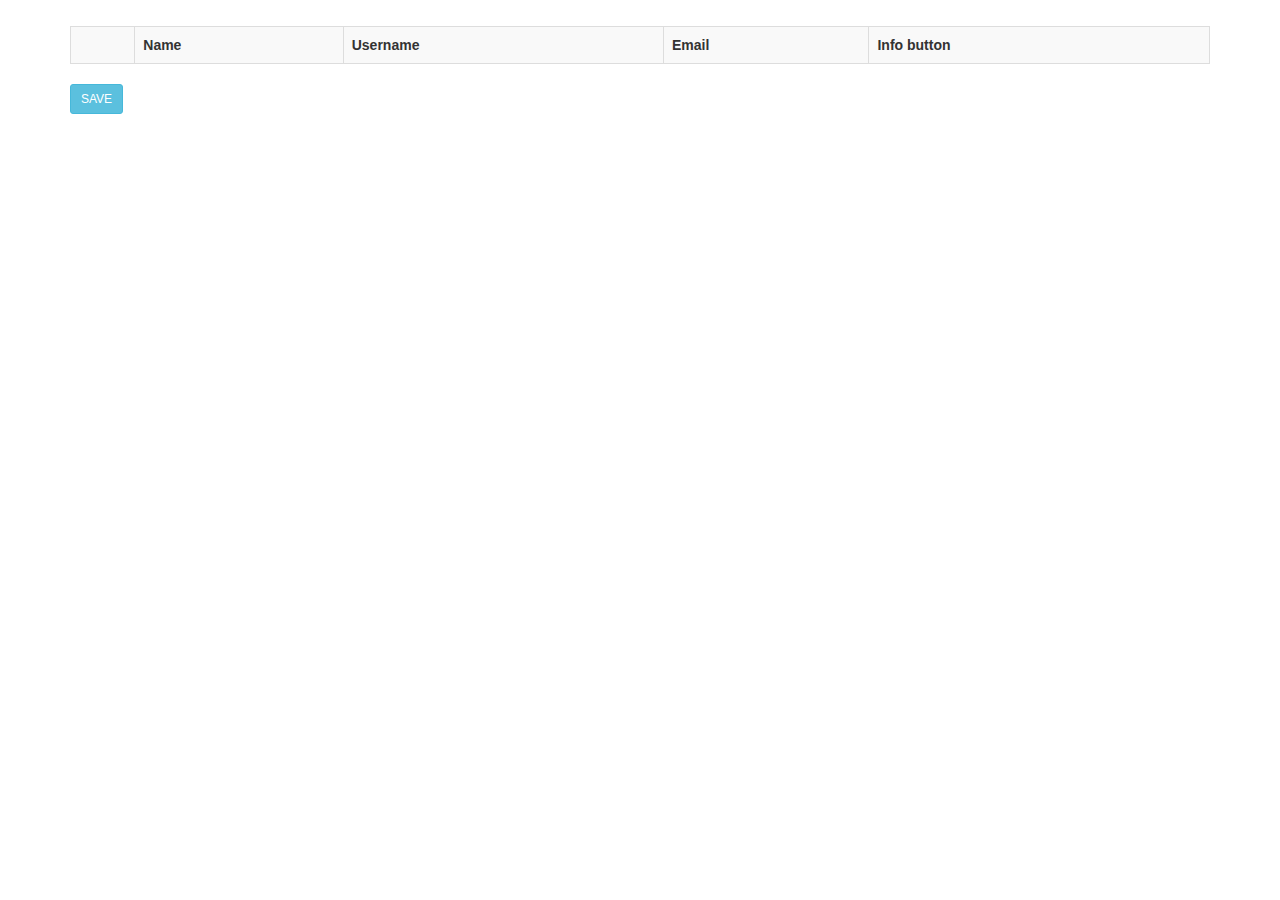
<file: index.html>
<!DOCTYPE html>
<html lang="en" dir="ltr">
  <head>
    <meta charset="utf-8">
    <meta name="viewport" content="width=device-width, initial-scale=1">
    <link rel="stylesheet" href="https://maxcdn.bootstrapcdn.com/bootstrap/3.4.1/css/bootstrap.min.css">
    <script src="https://ajax.googleapis.com/ajax/libs/jquery/3.5.1/jquery.min.js"></script>
    <script src="https://maxcdn.bootstrapcdn.com/bootstrap/3.4.1/js/bootstrap.min.js"></script>
    <style media="screen">
      body{
        margin: 2%;
      }
    </style>
    <title></title>

  </head>
  <body>
    <div class="container">
      <div class="table-responsive">
        <table class="table table-bordered table-striped" id="user_data">
          <tr>
            <!-- <th>check</th> -->
			<th></th>
            <th>Name</th>
            <th>Username</th>
            <th>Email</th>
            <th>Info button</th>
          </tr>
        </table>

      </div>

	  <button type="button" onclick = "onsubmitchecked()"  class="btn btn-info btn-sm">SAVE</button>

	  <div class="modal fade" id="myModal" role="dialog">
    <div class="modal-dialog">

      <!-- Modal content-->
      <div class="modal-content">
        <div class="modal-header">
          <button type="button" class="close" data-dismiss="modal">&times;</button>
          <h4 class="modal-title">Modal Header</h4>
        </div>
        <div class="modal-body">
          Name : <span id = "name"></span> <br>
		  Username : <span id = "username"></span> <br>
		  Email : <span id = "email"></span>

        </div>
        <div class="modal-footer">
          <button type="button" class="btn btn-small" data-dismiss="modal">Close</button>
        </div>
      </div>

    </div>
  </div>

    </div>
  </body>
  <script type="text/javascript">
    $(document).ready(function(){
        $.getJSON("https://jsonplaceholder.typicode.com/users" ,function(data){

          var userData = '';
          $.each(data, function(key, value){
            userData += '<tr>';
            userData += '<td><input class = "cu_id" type = "checkbox" value="'+value.id+'" ></td>';
            userData += '<td>'+value.name+'</td>';
            userData += '<td>'+value.username+'</td>';
            userData += '<td>'+value.email+'</td>';
			      userData += '<td><a value="'+value.id+'" onclick = "addUserDetails('+value.id+')"  data-toggle="modal" data-target="#myModal" >Details</a></td>';
            userData += '</tr>';
          });

          $('#user_data').append(userData);
        });
    });

	function getUserDetails(id){
		var url = "https://jsonplaceholder.typicode.com/users/"+id;
		$.getJSON(url,function(data){
			//var udata = JSON.stringify(data);
			console.log(data);
        });
	}

	function addUserDetails(id){

		var url = "https://jsonplaceholder.typicode.com/users/"+id;
		$.getJSON(url,function(data){
			$("#name").html(data.name);
			$("#username").html(data.username);
			$("#email").html(data.email);


        });

	}

	function onsubmitchecked(){
		$('input.cu_id:checkbox:checked').each(function () {
			var sThisVal = $(this).val();
      console.log(sThisVal);
			userData = getUserDetails(sThisVal);

		});
	}
  </script>
</html>
</file>
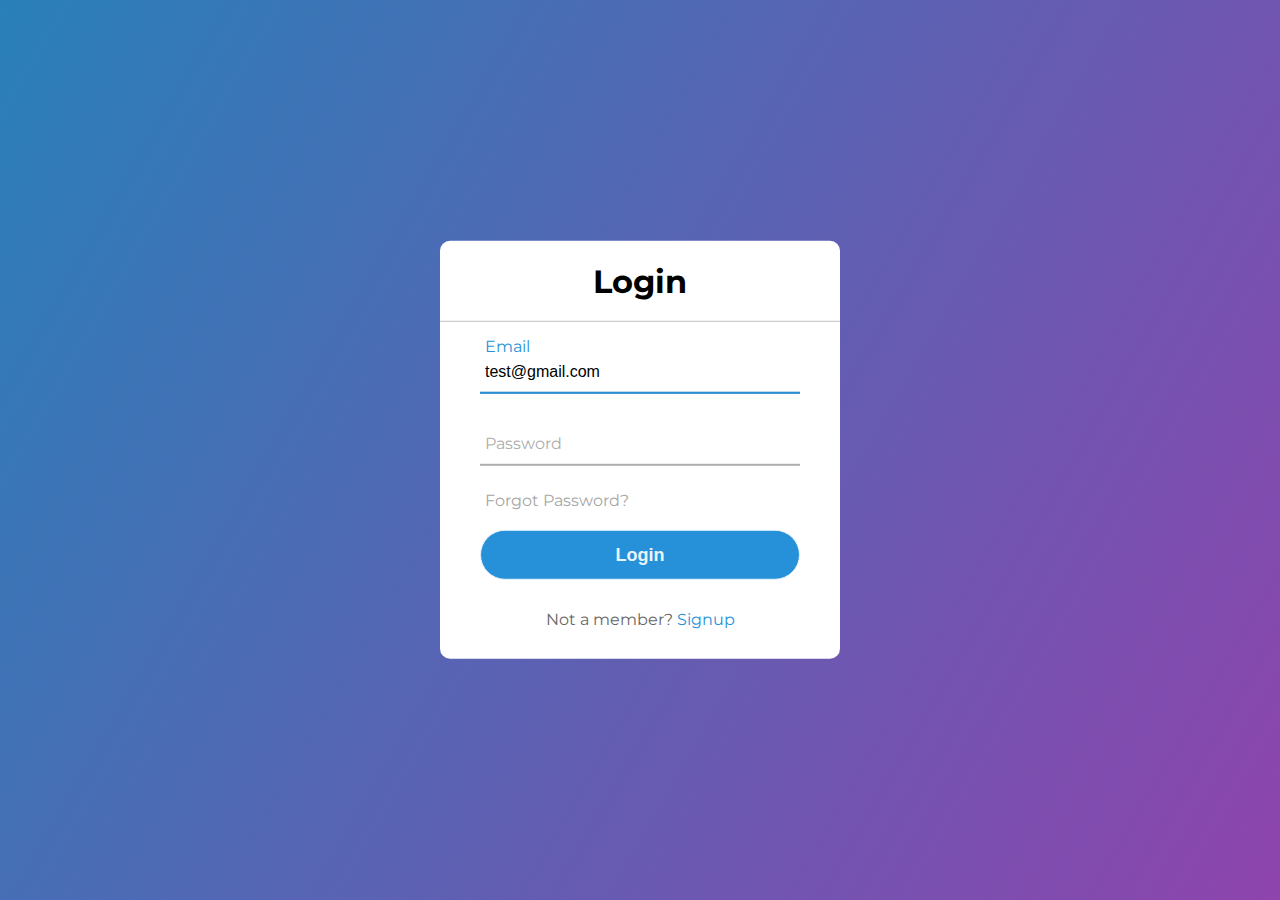
<file: login.html>
<!DOCTYPE html>
<html lang="en" dir="ltr">
  <head>

    <meta charset="utf-8">
    <meta name="viewport" content="width=device-width, initial-scale=1">
    <!-- <link rel="stylesheet" href="https://jqueryvalidation.org/files/demo/site-demos.css"> -->
    <script src="https://code.jquery.com/jquery-1.7.1.min.js"></script>
    <script src="https://ajax.googleapis.com/ajax/libs/jquery/3.5.1/jquery.min.js"></script>
      <!-- <script src="https://cdn.jsdelivr.net/jquery.validation/1.15.0/jquery.validate.min.js"></script> -->
      <!-- <script src="https://cdn.jsdelivr.net/jquery.validation/1.15.0/additional-methods.min.js"></script> -->

    <title>Log in</title>
    <link rel="stylesheet" href="css/style.css">
    <link href="https://fonts.googleapis.com/css2?family=Montserrat:wght@400;500&display=swap" rel="stylesheet">
    <style type="text/css">
      span{
        color: red;
      }
    </style>
  </head>

  <body>
    <div class="center">
    <h1>Login</h1>
    <form id="myform" action ="javascript:void(0)">
        <div class="txt_field">
        <input name="email" id="email" type="email" value="test@gmail.com" required>
        <span id="emailerror"></span>
        <label>Email</label>
       </div>
       <div class="txt_field">
       <input name="password" id="password" min="1" max="6" type="password" required>
       <span id="passworderror"></span>
       <label>Password</label>
           <!-- <span>Enter a password of at least 6 characters</span> -->
        </div>
        <div class="pass">Forgot Password?</div>
        <button type="submit" id="Save">Login</button>
        <div class="signup_link">
        <p>Not a member? <a href="#">Signup</a></p>
        </div>
        </form>
        </div>

<!-- integrate api -->
<script>
// $(document).ready(function () {
//   $("#myform").validate({
//     rules: {
//       'password': {
//         minlength: 6
//       }
//     }
//   });
// });
function showerror(err = ""){
  if(err){
    alert(err);
  }else{
    alert("user not found");
  }

}
  function sendrequest(email,pass){
      var arr = {email:email,password:pass};

                 $.ajax({
                    type: 'POST',
                    url:  "https://wanderer-server.herokuapp.com/api/users/login",
                    data: JSON.stringify(arr),
                    contentType:'application/json; charset=utf-8',
                    dataType:"json",
                    async: false,
                    success: function(val) {
                    //console.log(val);
                      if(typeof val.token !== 'undefined'){
                        window.location = "welcome.html";
                      }else{
                        showerror();
                      }
                    },
                    error: function(error) {
                      console.log(error);
                      if(typeof error.responseText !== 'undefined'){
                        showerror(error.responseText);
                      }else if(typeof error.statusText !== 'undefined'){
                        showerror(error.statusText);
                      }
                      else {
                        showerror()
                      }


                    }
                });
        }

   $("#Save").click(function () {
    var em = $("#email").val();
    var pass = $("#password").val();

    if(!em){
      $('#emailerror').html('Email required');
      return false;
    }else if(!pass){
      $('#passworderror').html('Please enter at least 6 characters.');
      return false;
    }else{
      sendrequest(em,pass);
    }

   });

    </script>
  </body>
</html>
</file>
<file: css/style.css>
body {
    margin:0;
    padding:0;
    font-family: 'Montserrat', sans-serif;
    background: linear-gradient(120deg, #2980b9, #8e44ad);
    height: 100vh;
    overflow: hidden;
}
.center {
    position:absolute;
    top:50%;
    left: 50%;
    transform: translate(-50%, -50%);
    width:400px;
    background:white;
    border-radius: 10px;
}

.center h1 {
    text-align: center;
    padding: 0 0 20px 0;
    border-bottom: 1px solid silver;
}

.center form {
    padding: 0 40px;
    box-sizing: border-box;
}

form .txt_field {
    position:relative;
    border-bottom: 2px solid #adadad;
    margin: 30px 0;
}

form .txt_field input{
    width:100%;
    padding: 0 5px;
    height:40px;
    font-size: 16px;
    border:none;
    background:none;
    outline:none;
}

.txt_field label{
    position:absolute;
    top:50%;
    left:5px;
    color: #adadad;
    transform: translateY(-50%);
    font-size:16px;
    pointer-events: none;
    transition: .5s;
}

.txt_field span::before{
    content:'';
    position:absolute;
    top: 40px;
    left:0;
    width:0%;
    height:2px;
    background: #2691d9;
    transition: .5s;
}

.txt_field input:focus ~ label,
.txt_field input:valid ~ label {
    top:-5px;
    color: #2691d9;
}

.txt_field input:focus ~ span::before,
.txt_field input:valid ~ span::before{
    width:100%;
}

.pass{
    margin: -5px 0 20px 5px;
    color: #a6a6a6;
    cursor:pointer;
}

.pass:hover{
    text-decoration: underline;
}

form button {
    width:100%;
    height:50px;
    background:#2691d9;
    border:1px solid;
    border-radius: 25px;
    font-size:18px;
    color: #e9f4fb;
    font-weight:700;
    cursor:pointer;
    outline:none;
}

form button:hover {
    border-color:#2691d9;
    transition: .5s;
}

.signup_link{
    margin: 30px 0;
    text-align:center;
    font-size: 16px;
    color: #666666;
}

.signup_link a{
    text-decoration: none;
    color:#2691d9;
}

.signup_link a:hover {
    text-decoration: underline;
}
</file>
